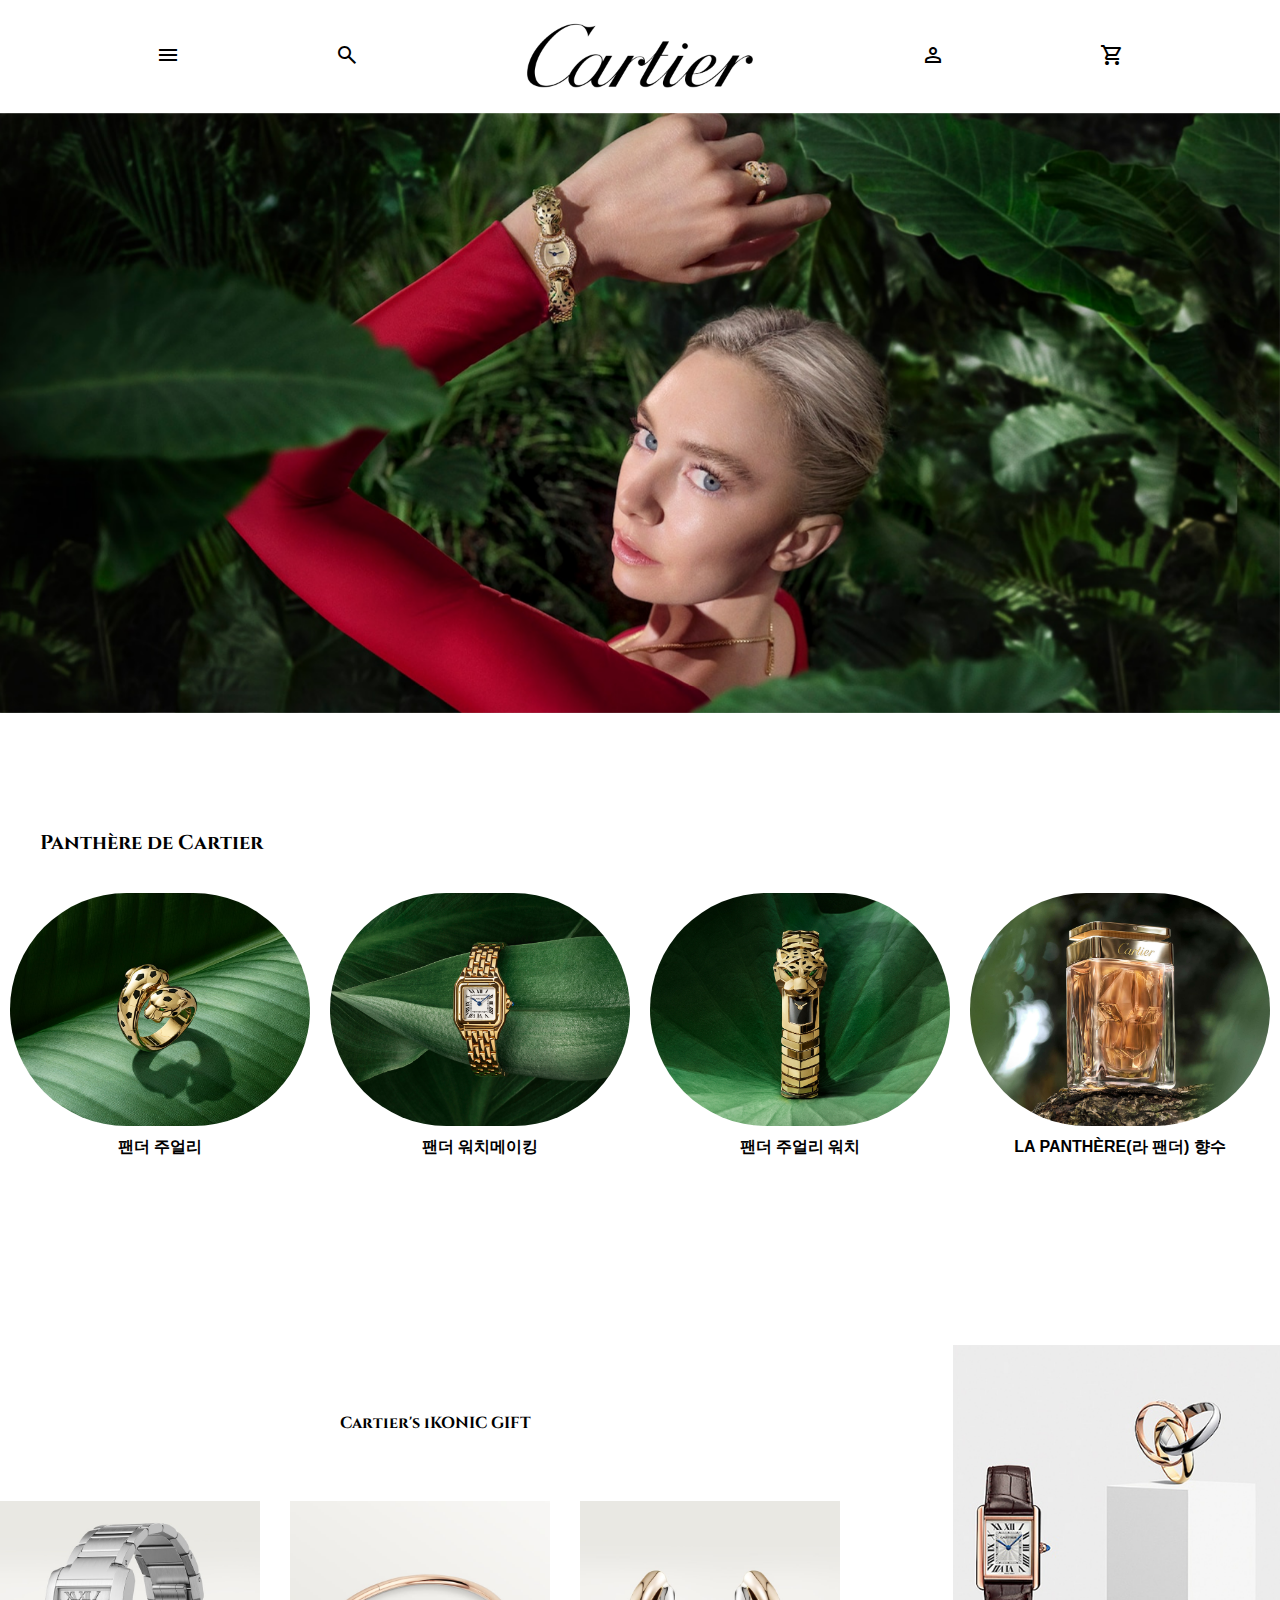
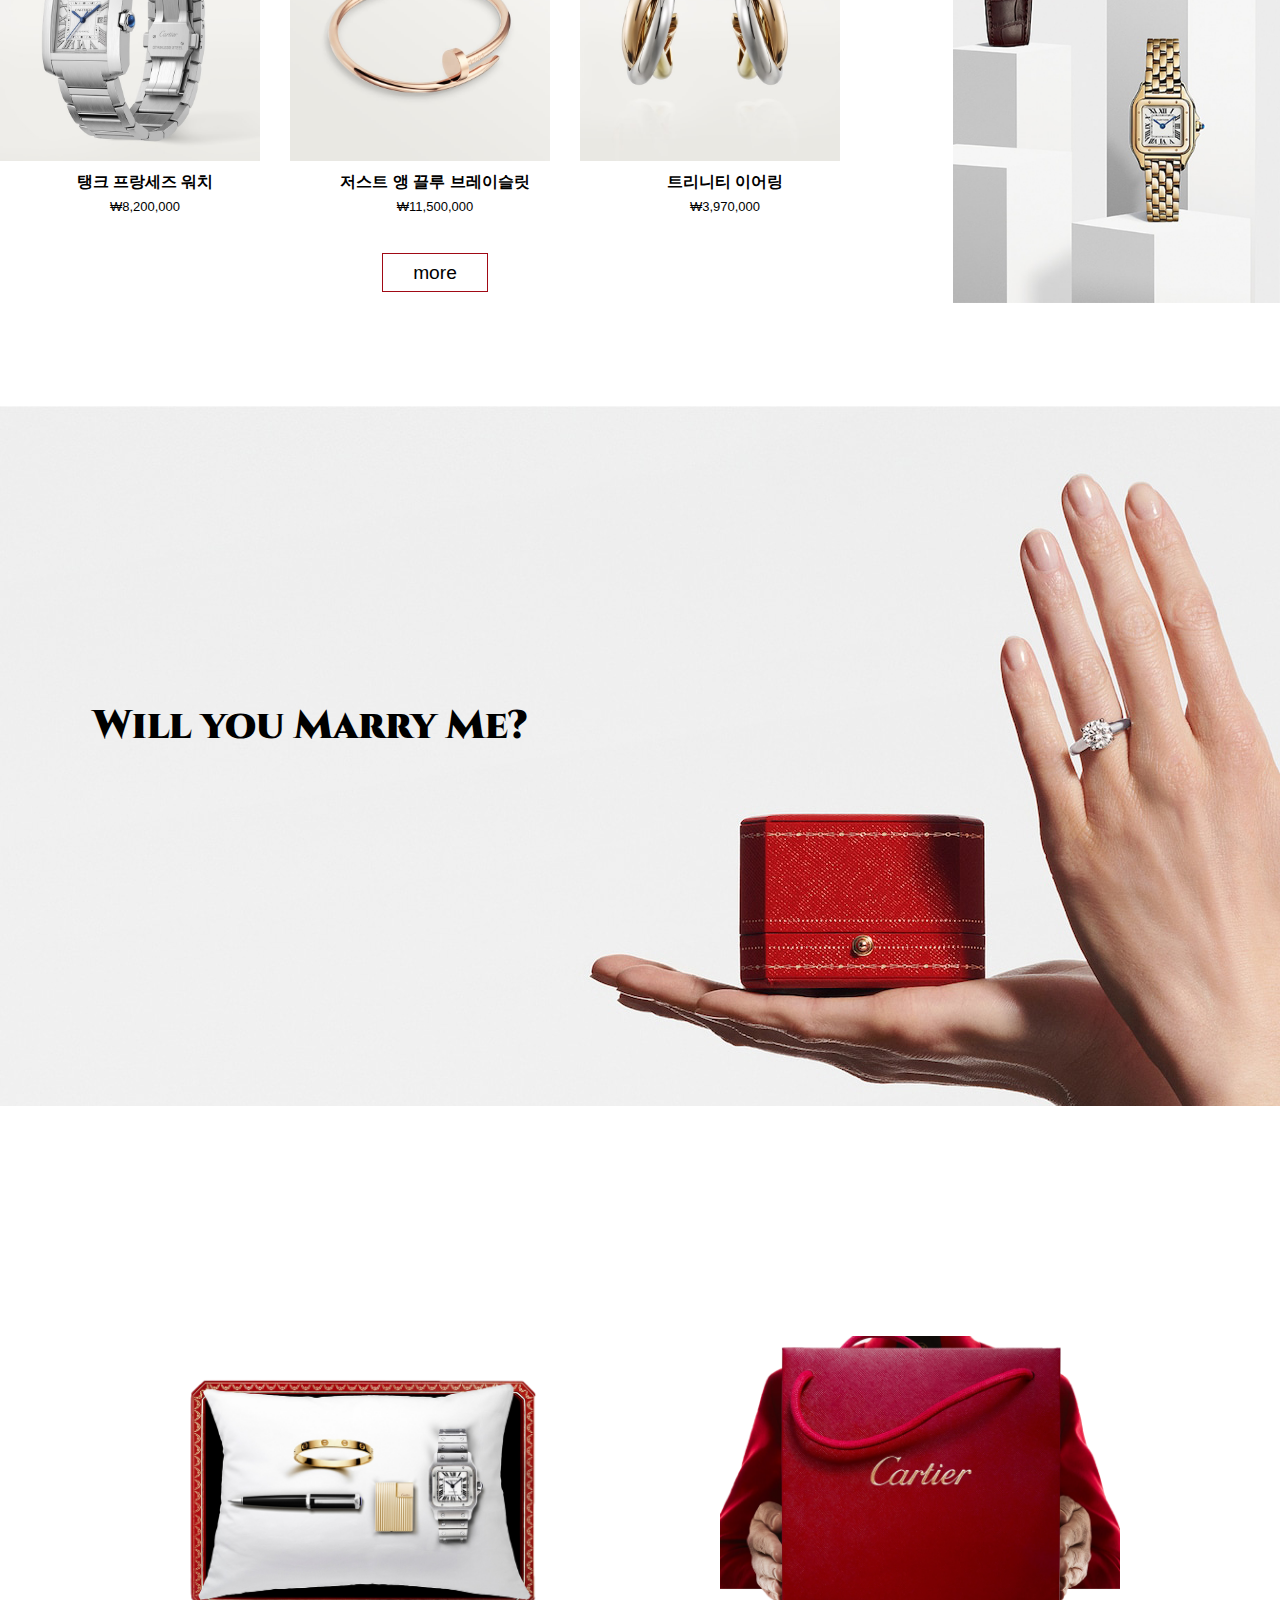
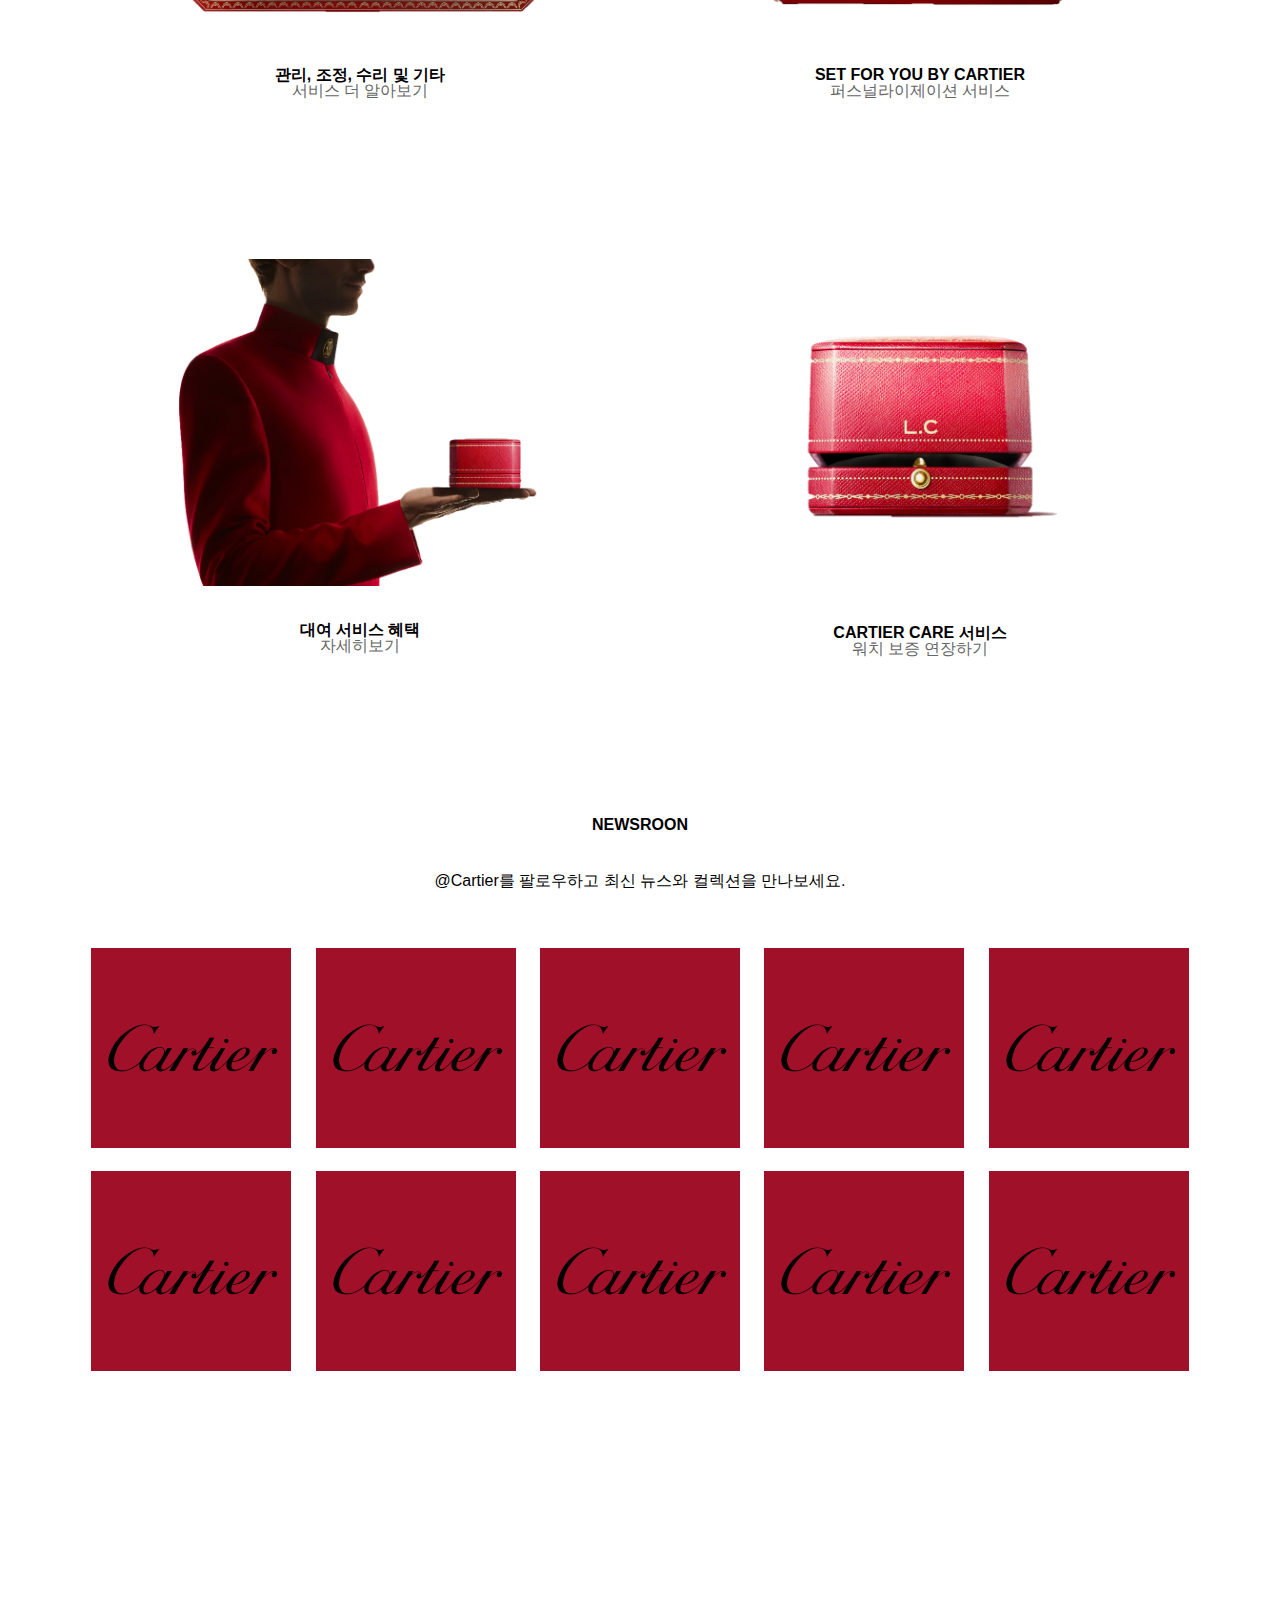
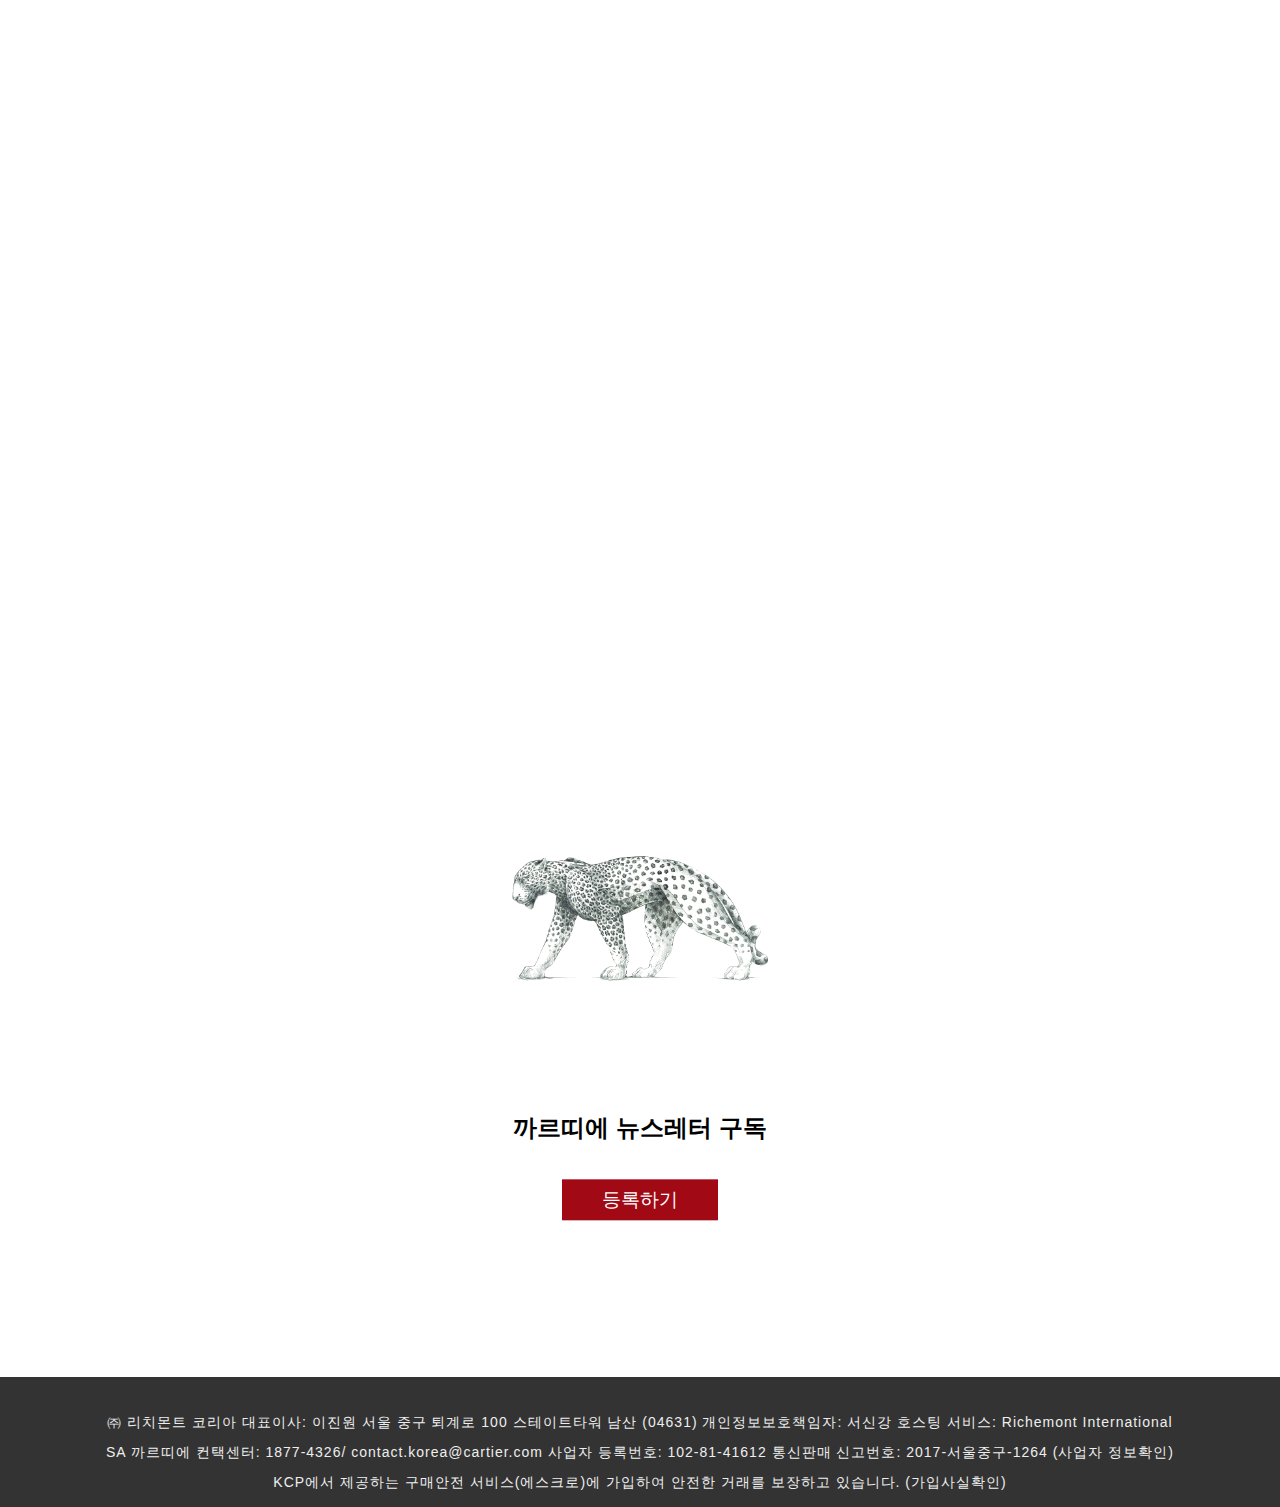
<file: index.html>
<!DOCTYPE html>
<html lang="ko">
<head>
  <meta charset="UTF-8">
  <meta name="viewport" content="width=device-width, initial-scale=1, minimum-scale=1, maximum-scale=1" />
  <title>Cartier</title>
  <link rel="stylesheet" href="css/reset.css">
  <link rel="stylesheet" href="css/style.css">

    <!-- 파비콘 -->
    <link rel="shortcut icon" href="img/apple-icon.png">
    <link rel="icon" type="image/png" sizes="96x96" href="/favicon-96x96.png">
    <link rel="apple-touch-icon" sizes="114x114" href="/apple-icon-114x114.png">
    <link rel="icon" type="image/png" sizes="192x192"  href="/android-icon-192x192.png">

    <!-- 아이콘 -->
    <link rel="stylesheet" href="https://fonts.googleapis.com/css2?family=Material+Symbols+Outlined:opsz,wght,FILL,GRAD@20..48,100..700,0..1,-50..200" />
    <!-- 폰트 -->
    <!-- Cinzel -->
    <link rel="preconnect" href="https://fonts.googleapis.com">
    <link rel="preconnect" href="https://fonts.gstatic.com" crossorigin>
    <link href="https://fonts.googleapis.com/css2?family=Cinzel:wght@400;500;600;700;800;900&display=swap" rel="stylesheet">

    <!-- swiper -->
    <link rel="stylesheet" href="https://cdn.jsdelivr.net/npm/swiper@10/swiper-bundle.min.css"/>
    <!-- ring swper -->
    <script src="https://cdn.jsdelivr.net/npm/swiper@10/swiper-bundle.min.js"></script>
</head>
<body>
  <header>
    <div class="header">
      <a href="#"><span class="material-symbols-outlined">menu</span></a>
      <a href="#"><span class="material-symbols-outlined">search</span></a>
      <h1 class="logo"><a href="index.html"><img src="img/logo.png" alt=""><span class="blind">logo</span></a></h1>
      <a href="#"><span class="material-symbols-outlined">person</span></a>
      <a href="#"><span class="material-symbols-outlined">shopping_cart</span></a>
    </div>
  </header>

  <div class="banner">
    <div class="swiper mySwiper-banner">
      <div class="swiper-wrapper">
        <div class="swiper-slide"><img src="img/banner1.jpg" alt=""></div>
        <div class="swiper-slide"><img src="img/banner2.jpg" alt=""></div>
        <div class="swiper-slide"><img src="img/banner3.jpg" alt=""></div>
    </div>  
  </div>
  <main>
    <div class="panthe">
      <h2>Panthère de Cartier</h2>
      <div class="plist">
        <a href="jewelry.html">
          <img src="img/main1.jpg" alt="">
          <p>팬더 주얼리</p>
        </a>
        <a href="watches.html">
          <img src="img/main2.jpg" alt="">
          <p>팬더 워치메이킹</p>
        </a>
        <a href="watches.html">
          <img src="img/main3.jpeg" alt="">
          <p>팬더 주얼리 워치</p>
        </a>
        <a href="perfume.html">
          <img src="img/main4.jpg" alt="">
          <p>LA PANTHÈRE(라 팬더) 향수 </p>
        </a>
      </div>
    </div>

    <div class="gift">
      <div class="gmain">
        <h2>Cartier's iKONIC GIFT</h2>
        <div class="glist">
          <div>
            <img src="img/gift1.jpeg" alt="" onmouseover="this.src='img/gift11.jpeg'" onmouseout="this.src='img/gift1.jpeg'">
            <h3>탱크 프랑세즈 워치 </h3>
            <p>&#8361;8,200,000</p>
          </div>
          <div>
            <img src="img/gift2.jpeg" alt="" onmouseover="this.src='img/gift22.jpeg'" onmouseout="this.src='img/gift2.jpeg'">
            <h3>저스트 앵 끌루 브레이슬릿</h3>
            <p>&#8361;11,500,000</p>
          </div>
          <div>
            <img src="img/gift3.jpeg" alt="" onmouseover="this.src='img/gift33.jpeg'" onmouseout="this.src='img/gift3.jpeg'">
            <h3>트리니티 이어링</h3>
            <p>&#8361;3,970,000</p>
          </div>
        </div>
        <div class="box">
          <a href="jewelry.html" class="more">more</a>
        </div>
      </div>
      <div class="sub">
        <img src="img/giftt.png" alt="">
      </div>
    </div>

    <div class="ring">
      <div class="text">
        <h2>Will you Marry Me?</h2>
      </div>
    </div>

    <div class="scroll">
      <div class="fir">
        <div class="ser1">
          <img src="img/ser1.png" alt="">
          <h2>관리, 조정, 수리 및 기타</h2>
          <a>서비스 더 알아보기</a>
        </div>
        <div class="ser2">
          <img src="img/ser2.png" alt="">
          <h2>SET FOR YOU BY CARTIER</h2>
          <a>퍼스널라이제이션 서비스</a>
        </div>
      </div>
      <div class="sed">
        <div class="ser3">
          <img src="img/ser3.png" alt="">
          <h2>대여 서비스 혜택</h2>
          <a>자세히보기</a>
        </div>
        <div class="ser4">
          <img src="img/ser4.png" alt="">
          <h2>CARTIER CARE 서비스</h2>
          <a>워치 보증 연장하기</a>
        </div>
      </div>
    </div>

    <div class="sns">
      <h2>NEWSROON</h2>
      <p>@Cartier를 팔로우하고 최신 뉴스와 컬렉션을 만나보세요.</p>

      <div class="sns-car">
        <div class="cara">
          <img src="img/sns.png" alt="">
          <img src="img/sns.png" alt="">
          <img src="img/sns.png" alt="">
          <img src="img/sns.png" alt="">
          <img src="img/sns.png" alt="">
        </div>
        <div class="carb">
          <img src="img/sns.png" alt="">
          <img src="img/sns.png" alt="">
          <img src="img/sns.png" alt="">
          <img src="img/sns.png" alt="">
          <img src="img/sns.png" alt="">
        </div>
      </div>
    </div>

    <div class="youtube">
      <iframe width="1250" height="700" src="https://www.youtube.com/embed/t3jQtbTpCRw" title="V: The Panther Spirit" frameborder="0" allow="accelerometer; autoplay; clipboard-write; encrypted-media; gyroscope; picture-in-picture; web-share" allowfullscreen></iframe>
    </div>

    <div class="news">
      <div class="new_wrap">
        <p><img src="img/panthereCartierImageTransparent.png" alt=""></p>
        <h1>까르띠에 뉴스레터 구독</h1>
        <a href="#" class="join">등록하기</a>
      </div>
  </div>
  </main>

  <footer>
    <p>㈜ 리치몬트 코리아 대표이사: 이진원 서울 중구 퇴계로 100 스테이트타워 남산 (04631) 개인정보보호책임자: 서신강 호스팅 서비스: Richemont International</p>
    <p>SA 까르띠에 컨택센터: 1877-4326/ contact.korea@cartier.com 사업자 등록번호: 102-81-41612 통신판매 신고번호: 2017-서울중구-1264 (사업자 정보확인)</p>
    <p>KCP에서 제공하는 구매안전 서비스(에스크로)에 가입하여 안전한 거래를 보장하고 있습니다. (가입사실확인)</p>
  </footer>

  <script src="js/script.js"></script>
  <!-- Swiper JS -->
  <script src="https://cdn.jsdelivr.net/npm/swiper@10/swiper-bundle.min.js"></script>
</body>
</html>
</file>
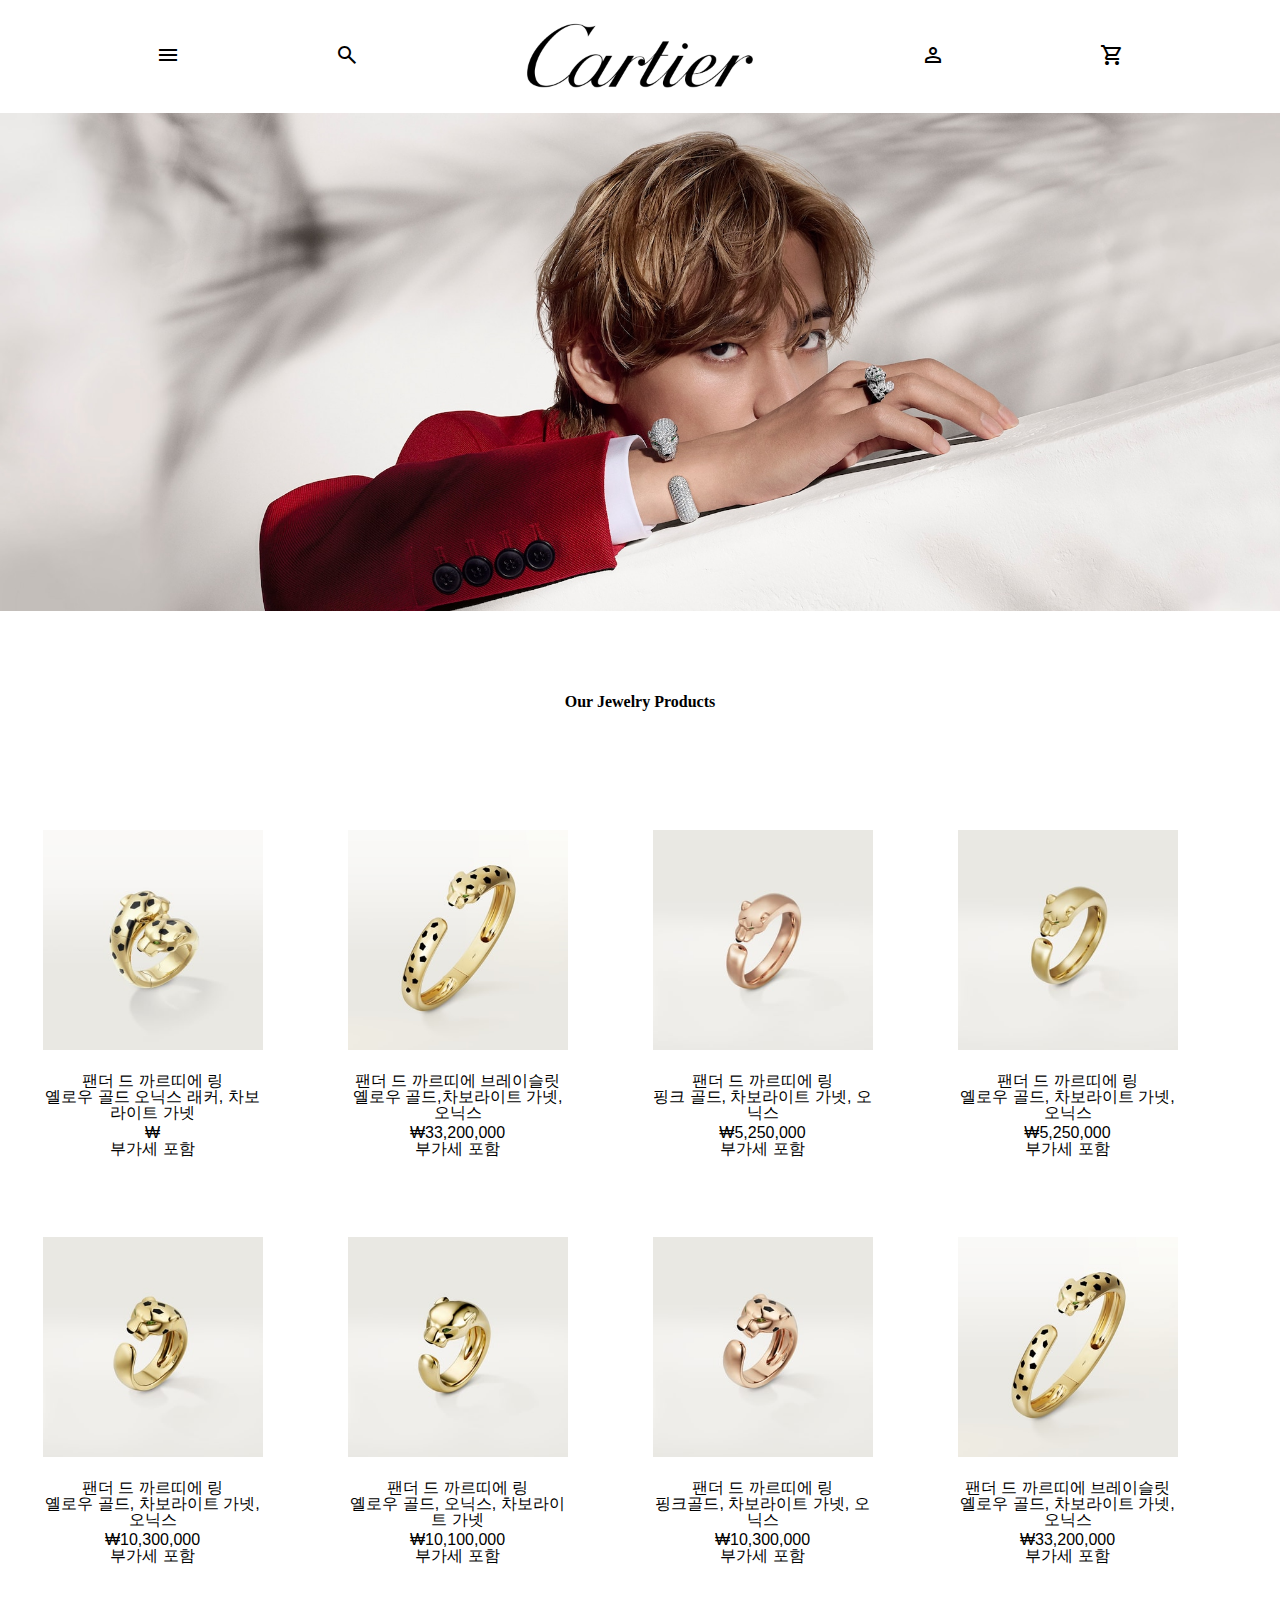
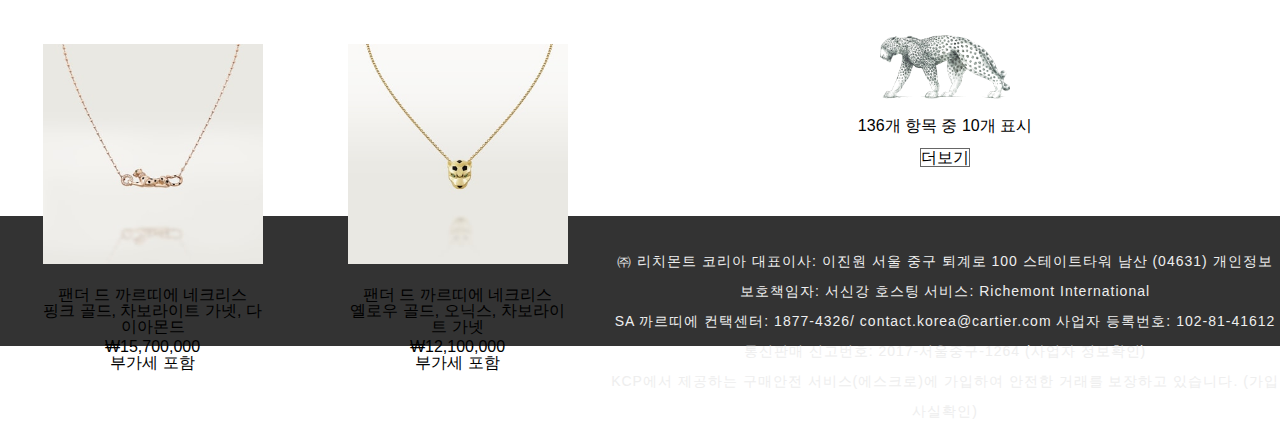
<file: jewelry.html>
<!DOCTYPE html>
<html lang="ko">
<head>
  <meta charset="UTF-8">
  <meta name="viewport" content="width=device-width, initial-scale=1.0">
  <title>jewelry</title>
  <link rel="stylesheet" href="css/reset.css">
  <link rel="stylesheet" href="css/style.css">

    <!-- 파비콘 -->
    <link rel="shortcut icon" href="img/apple-icon.png">
    <link rel="icon" type="image/png" sizes="96x96" href="/favicon-96x96.png">
    <link rel="apple-touch-icon" sizes="114x114" href="/apple-icon-114x114.png">
    <link rel="icon" type="image/png" sizes="192x192"  href="/android-icon-192x192.png">

    <!-- 아이콘 -->
    <link rel="stylesheet" href="https://fonts.googleapis.com/css2?family=Material+Symbols+Outlined:opsz,wght,FILL,GRAD@20..48,100..700,0..1,-50..200" />
</head>
<body>
  <header>
    <div class="header">
      <a href="#"><span class="material-symbols-outlined">menu</span></a>
      <a href="#"><span class="material-symbols-outlined">search</span></a>
      <h1 class="logo"><a href="index.html"><img src="img/logo.png" alt=""><span class="blind">logo</span></a></h1>
      <a href="#"><span class="material-symbols-outlined">person</span></a>
      <a href="#"><span class="material-symbols-outlined">shopping_cart</span></a>
    </div>
  </header>
  
  <main>
    <div class="banner">
      <img src="img/PANTHERE_MEN_1.jpg" alt="">
    </div>

    <div class="main_text">
      <h2>Our Jewelry Products</h2>
    </div>
    
    <div class="product-list">
      <a href="#" class="product">
        <img src="img/jw_1.jpeg" alt="" onmouseover="this.src='img/jwb_1.jpeg'" onmouseout="this.src='img/jw_1.jpeg'">
        <div class="product-name">
        <article>팬더 드 까르띠에 링</article>
        <h2>옐로우 골드 오닉스 래커, 차보라이트 가넷</h2>
        </div>
        <div class="product-price">
          <span>&#8361;</span><br>
          <span>부가세 포함</span>
        </div>
      </a>
      <a href="#" class="product">
        <img src="img/jw_2.jpeg" alt="" onmouseover="this.src='img/jwb_2.jpeg'" onmouseout="this.src='img/jw_2.jpeg'">
        <div class="product-name">
          <article>팬더 드 까르띠에 브레이슬릿</article>
          <h2>옐로우 골드,차보라이트 가넷, 오닉스</h2>
        </div>
        <div class="product-price">
          <span>&#8361;33,200,000</span><br>
          <span>부가세 포함</span>
        </div>
      </a>
      <a href="#" class="product">
        <img src="img/jw_3.jpeg" alt="" onmouseover="this.src='img/jwb_3.jpeg'" onmouseout="this.src='img/jw_3.jpeg'">
        <div class="product-name">
          <article>팬더 드 까르띠에 링</article>
          <h2>핑크 골드, 차보라이트 가넷, 오닉스</h2>
        </div>
        <div class="product-price">
          <span>&#8361;5,250,000</span><br>
          <span>부가세 포함</span>
        </div>
      </a>
      <a href="#" class="product">
        <img src="img/jw_4.jpeg" alt="" onmouseover="this.src='img/jwb_4.jpeg'" onmouseout="this.src='img/jw_4.jpeg'">
        <div class="product-name">
          <article>팬더 드 까르띠에 링</article>
          <h2>옐로우 골드, 차보라이트 가넷, 오닉스</h2>
        </div>
        <div class="product-price">
          <span>&#8361;5,250,000</span><br>
          <span>부가세 포함</span>
        </div>
      </a>
      <a href="#" class="product">
        <img src="img/jw_5.jpeg" alt="" onmouseover="this.src='img/jwb_5.jpeg'" onmouseout="this.src='img/jw_5.jpeg'">
        <div class="product-name">
          <article>팬더 드 까르띠에 링</article>
          <h2>옐로우 골드, 차보라이트 가넷, 오닉스</h2>
        </div>
        <div class="product-price">
          <span>&#8361;10,300,000</span><br>
          <span>부가세 포함</span>
        </div>
      </a>
      <a href="#" class="product">
        <img src="img/jw_6.jpeg" alt="" onmouseover="this.src='img/jwb_6.jpeg'" onmouseout="this.src='img/jw_6.jpeg'">
        <div class="product-name">
          <article>팬더 드 까르띠에 링</article>
          <h2>옐로우 골드, 오닉스, 차보라이트 가넷</h2>
        </div>
        <div class="product-price">
          <span>&#8361;10,100,000</span><br>
          <span>부가세 포함</span>
        </div>
      </a>
      <a href="#" class="product">
        <img src="img/jw_7.jpeg" alt="" onmouseover="this.src='img/jwb_7.jpeg'" onmouseout="this.src='img/jw_7.jpeg'">
        <div class="product-name">
          <article>팬더 드 까르띠에 링</article>
          <h2>핑크골드, 차보라이트 가넷, 오닉스</h2>
        </div>
        <div class="product-price">
          <span>&#8361;10,300,000</span><br>
          <span>부가세 포함</span>
        </div>
      </a>
      <a href="#" class="product">
        <img src="img/jw_8.jpeg" alt="" onmouseover="this.src='img/jwb_8.jpeg'" onmouseout="this.src='img/jw_8.jpeg'">
        <div class="product-name">
          <article>팬더 드 까르띠에 브레이슬릿</article>
          <h2>옐로우 골드, 차보라이트 가넷, 오닉스</h2>
        </div>
        <div class="product-price">
          <span>&#8361;33,200,000</span><br>
          <span>부가세 포함</span>
        </div>
      </a>
      <a href="#" class="product">
        <img src="img/jw_9.jpeg" alt="" onmouseover="this.src='img/jwb_9.jpeg'" onmouseout="this.src='img/jw_9.jpeg'">
        <div class="product-name">
          <article>팬더 드 까르띠에 네크리스</article>
          <h2>핑크 골드, 차보라이트 가넷, 다이아몬드</h2>
        </div>
        <div class="product-price">
          <span>&#8361;15,700,000</span><br>
          <span>부가세 포함</span>
        </div>
      </a>
      <a href="#" class="product">
        <img src="img/jw_10.jpeg" alt="" onmouseover="this.src='img/jwb_10.jpeg'" onmouseout="this.src='img/jw_10.jpeg'">
        <div class="product-name">
          <article>팬더 드 까르띠에 네크리스</article>
          <h2>옐로우 골드, 오닉스, 차보라이트 가넷</h2>
        </div>
        <div class="product-price">
          <span>&#8361;12,100,000</span><br>
          <span>부가세 포함</span>
        </div>
      </a>
    </div>
  </main>

  <div class="jew_serch">
    <img src="img/panthereCartierImageTransparent.png" alt="">
    <p>136개 항목 중 10개 표시</p><br>
    <span>더보기</span>
  </div>

  <footer>
    <p>㈜ 리치몬트 코리아 대표이사: 이진원 서울 중구 퇴계로 100 스테이트타워 남산 (04631) 개인정보보호책임자: 서신강 호스팅 서비스: Richemont International</p>
    <p>SA 까르띠에 컨택센터: 1877-4326/ contact.korea@cartier.com 사업자 등록번호: 102-81-41612 통신판매 신고번호: 2017-서울중구-1264 (사업자 정보확인)</p>
    <p>KCP에서 제공하는 구매안전 서비스(에스크로)에 가입하여 안전한 거래를 보장하고 있습니다. (가입사실확인)</p>
  </footer>
</body>
</html>
</file>
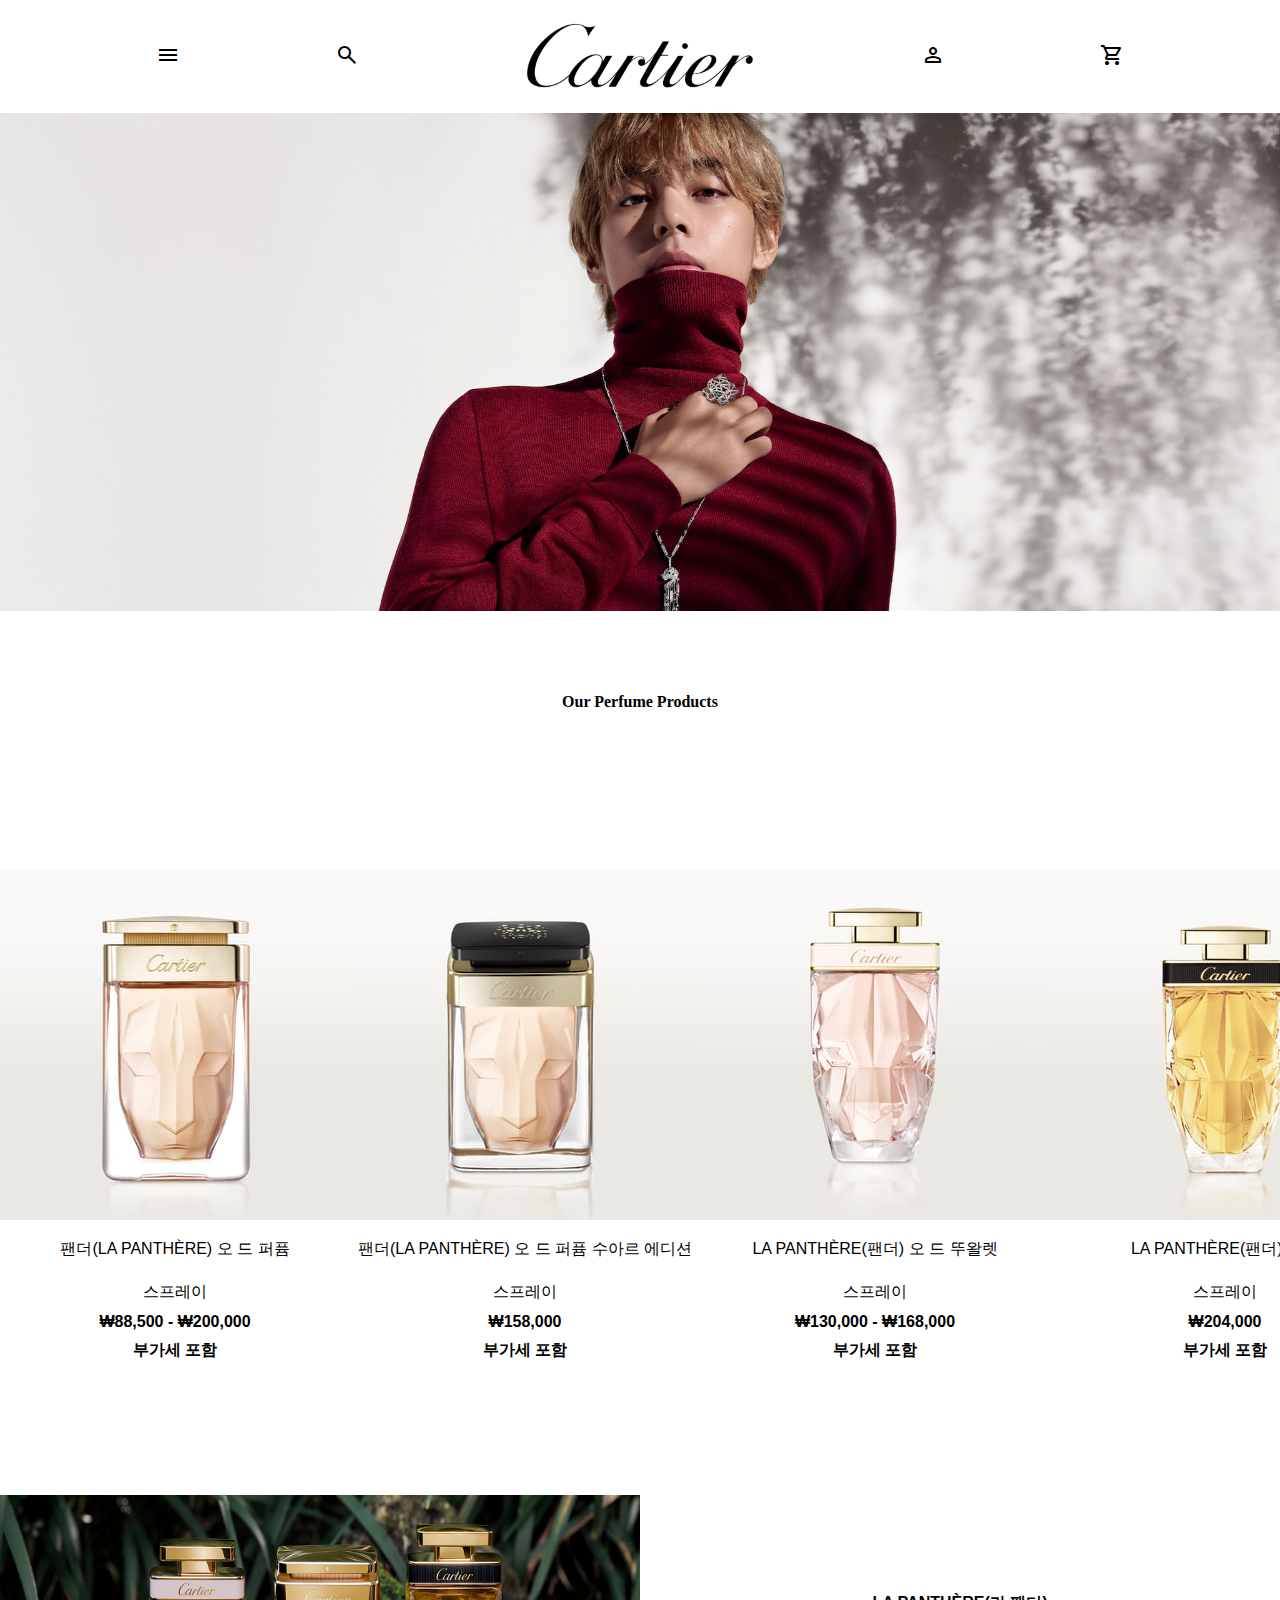
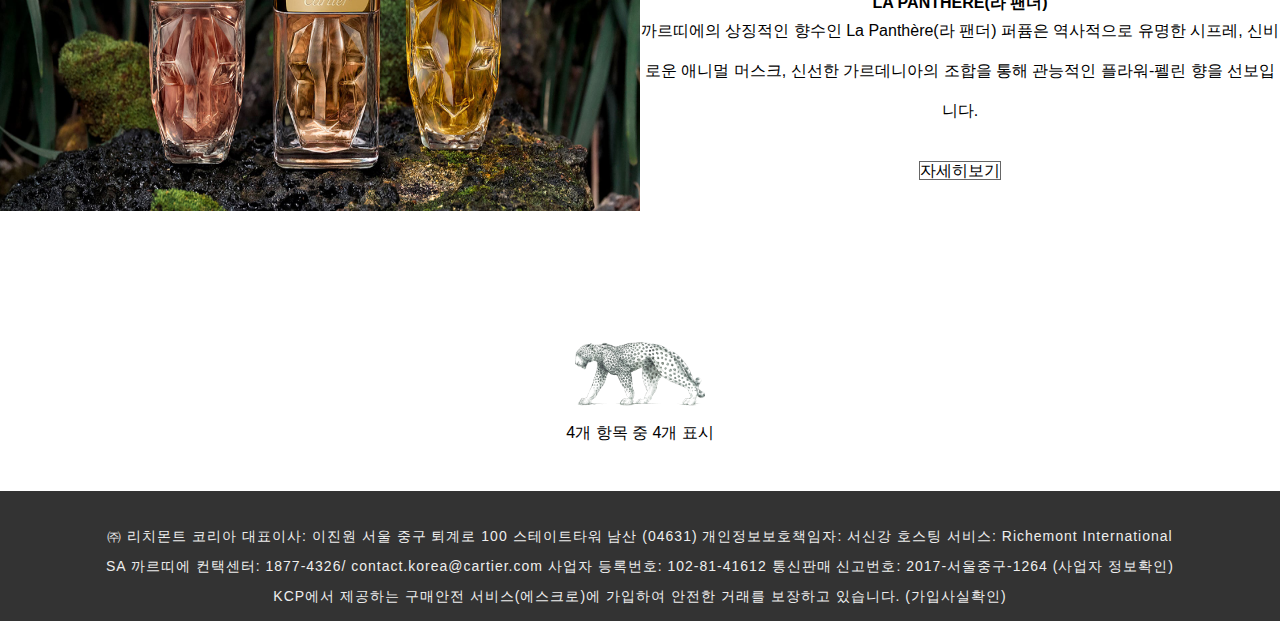
<file: perfume.html>
<!DOCTYPE html>
<html lang="ko">
<head>
  <meta charset="UTF-8">
  <meta name="viewport" content="width=device-width, initial-scale=1.0">
  <title>perfume</title>
  <link rel="stylesheet" href="css/reset.css">
  <link rel="stylesheet" href="css/style.css">

    <!-- 파비콘 -->
    <link rel="shortcut icon" href="img/apple-icon.png">
    <link rel="icon" type="image/png" sizes="96x96" href="/favicon-96x96.png">
    <link rel="apple-touch-icon" sizes="114x114" href="/apple-icon-114x114.png">
    <link rel="icon" type="image/png" sizes="192x192"  href="/android-icon-192x192.png">

    <!-- 아이콘 -->
    <link rel="stylesheet" href="https://fonts.googleapis.com/css2?family=Material+Symbols+Outlined:opsz,wght,FILL,GRAD@20..48,100..700,0..1,-50..200" />
</head>
<body>
  <header>
    <div class="header">
      <a href="#"><span class="material-symbols-outlined">menu</span></a>
      <a href="#"><span class="material-symbols-outlined">search</span></a>
      <h1 class="logo"><a href="index.html"><img src="img/logo.png" alt=""><span class="blind">logo</span></a></h1>
      <a href="#"><span class="material-symbols-outlined">person</span></a>
      <a href="#"><span class="material-symbols-outlined">shopping_cart</span></a>
    </div>
  </header>

  <main>
    <div class="banner">
      <img src="img/PANTHERE_MEN_4.jpg" alt="">
    </div>

    
    <div class="main_text">
      <h2>Our Perfume Products</h2>
    </div>
    

    <div class="per_list">
      <div>
        <div class="per1_inner"></div>
        <img src="img/per_1.jpeg" alt="" onmouseover="this.src='img/perb_1.jpeg'" onmouseout="this.src='img/per_1.jpeg'">
        <h2>팬더(LA PANTHÈRE) 오 드 퍼퓸</h2>
        <p>스프레이</p>
        <span>&#8361;88,500 - &#8361;200,000</span><br>
        <span>부가세 포함</span>
      </div>
      <div>
        <img src="img/per_2.jpeg" alt="" onmouseover="this.src='img/perb_2.jpeg'" onmouseout="this.src='img/per_2.jpeg'">        <h2>팬더(LA PANTHÈRE) 오 드 퍼퓸 수아르 에디션</h2>
        <p>스프레이</p>
        <span>&#8361;158,000</span><br>
        <span>부가세 포함</span>
      </div>
      <div>
        <img src="img/per_3.jpeg" alt="" onmouseover="this.src='img/perb_3.jpeg'" onmouseout="this.src='img/per_3.jpeg'">        <h2>LA PANTHÈRE(팬더) 오 드 뚜왈렛</h2>
        <p>스프레이</p>
        <span>&#8361;130,000 - &#8361;168,000</span><br>
        <span>부가세 포함</span>
      </div>
      <div>
        <img src="img/per_4.jpeg" alt="" onmouseover="this.src='img/perb_4.jpeg'" onmouseout="this.src='img/per_4.jpeg'">        <h2>LA PANTHÈRE(팬더) 퍼퓸</h2>
        <p>스프레이</p>
        <span>&#8361;204,000</span><br>
        <span>부가세 포함</span>
      </div>
    </div>

    <div class="per_text">
      <img src="img/perheader_1920x800.jpg" alt="">
      
      <div class="per_inner">
        <h2>LA PANTHÈRE(라 팬더)</h2>
        <p>까르띠에의 상징적인 향수인 La Panthère(라 팬더) 퍼퓸은 역사적으로 유명한 시프레, 신비로운 애니멀 머스크, 신선한 가르데니아의 조합을 통해 관능적인 플라워-펠린 향을 선보입니다.</p>
        <a href="perfume.html"><span>자세히보기</span></a>
      </div>
    </div>
  </main>

  <div class="jew_serch">
    <img src="img/panthereCartierImageTransparent.png" alt="">
    <p>4개 항목 중 4개 표시</p>
  </div>

  <footer>
    <p>㈜ 리치몬트 코리아 대표이사: 이진원 서울 중구 퇴계로 100 스테이트타워 남산 (04631) 개인정보보호책임자: 서신강 호스팅 서비스: Richemont International</p>
    <p>SA 까르띠에 컨택센터: 1877-4326/ contact.korea@cartier.com 사업자 등록번호: 102-81-41612 통신판매 신고번호: 2017-서울중구-1264 (사업자 정보확인)</p>
    <p>KCP에서 제공하는 구매안전 서비스(에스크로)에 가입하여 안전한 거래를 보장하고 있습니다. (가입사실확인)</p>
  </footer>
</body>
</html>
</file>
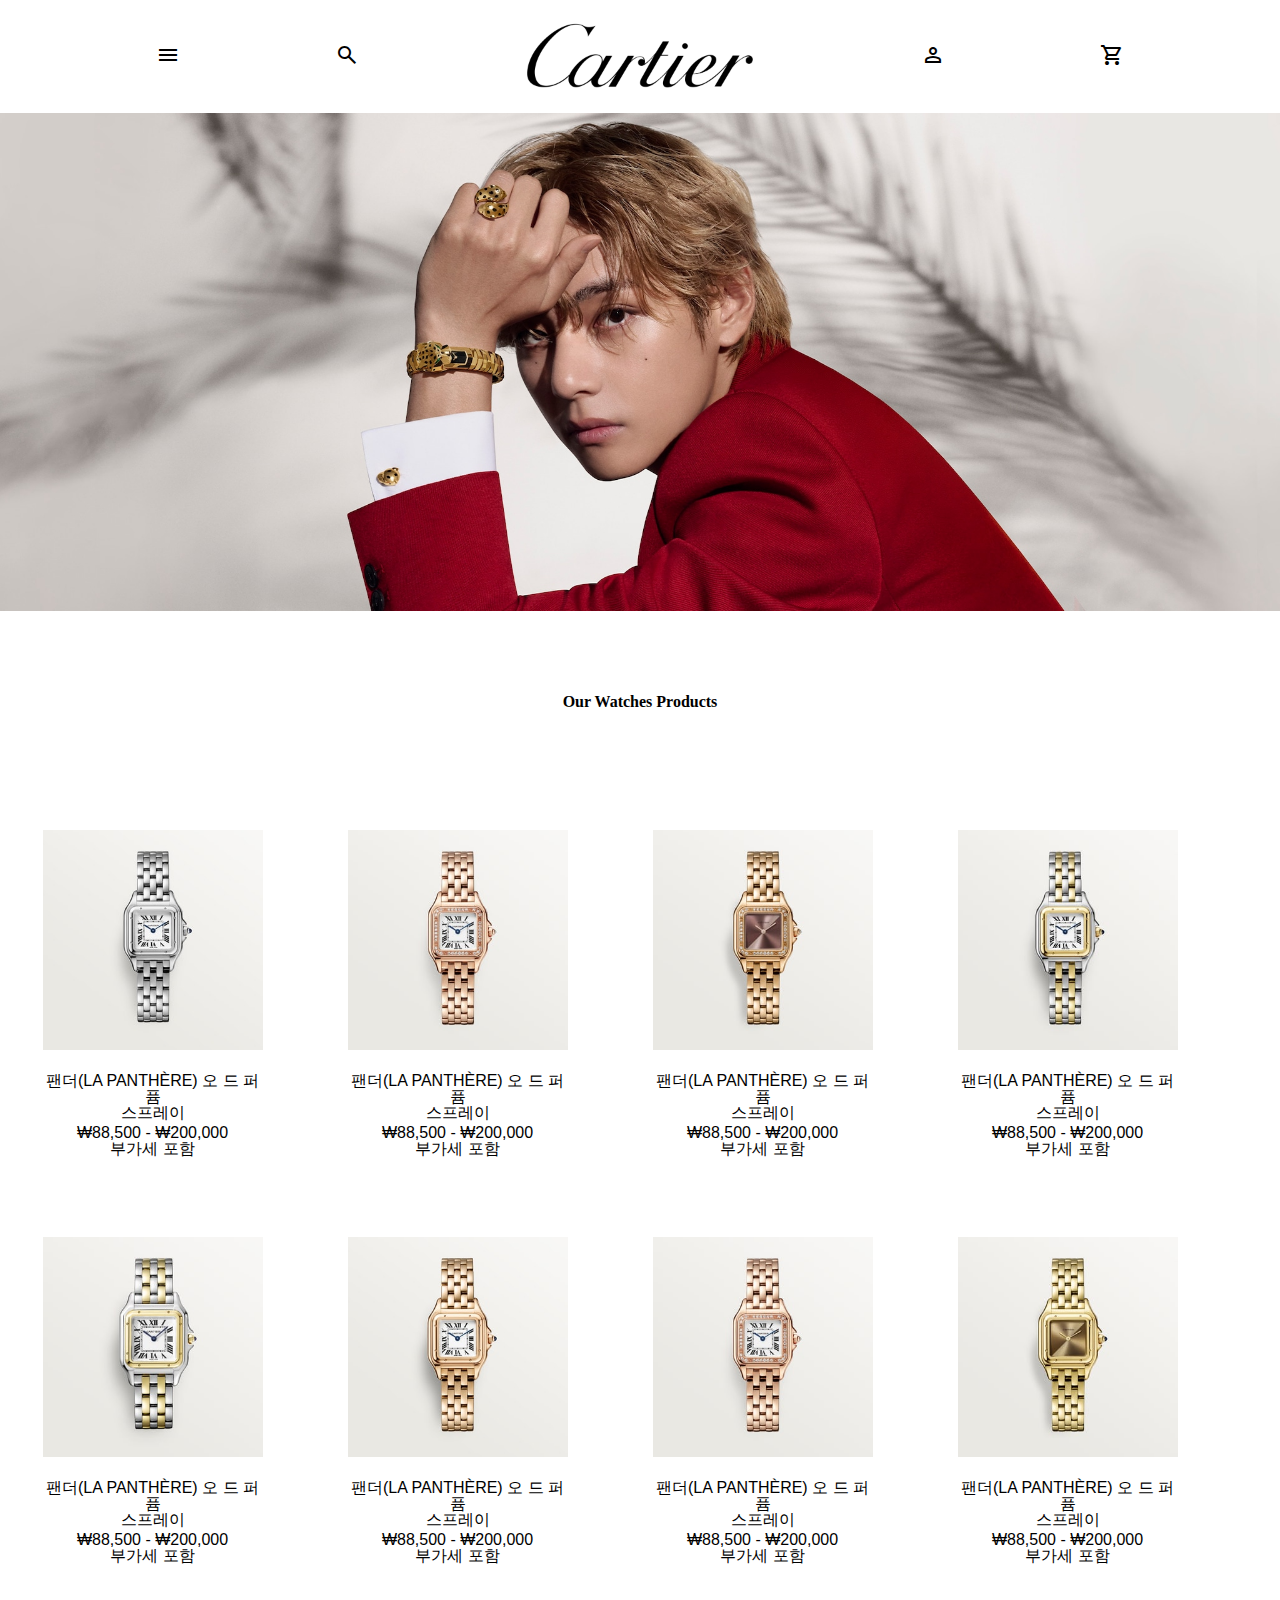
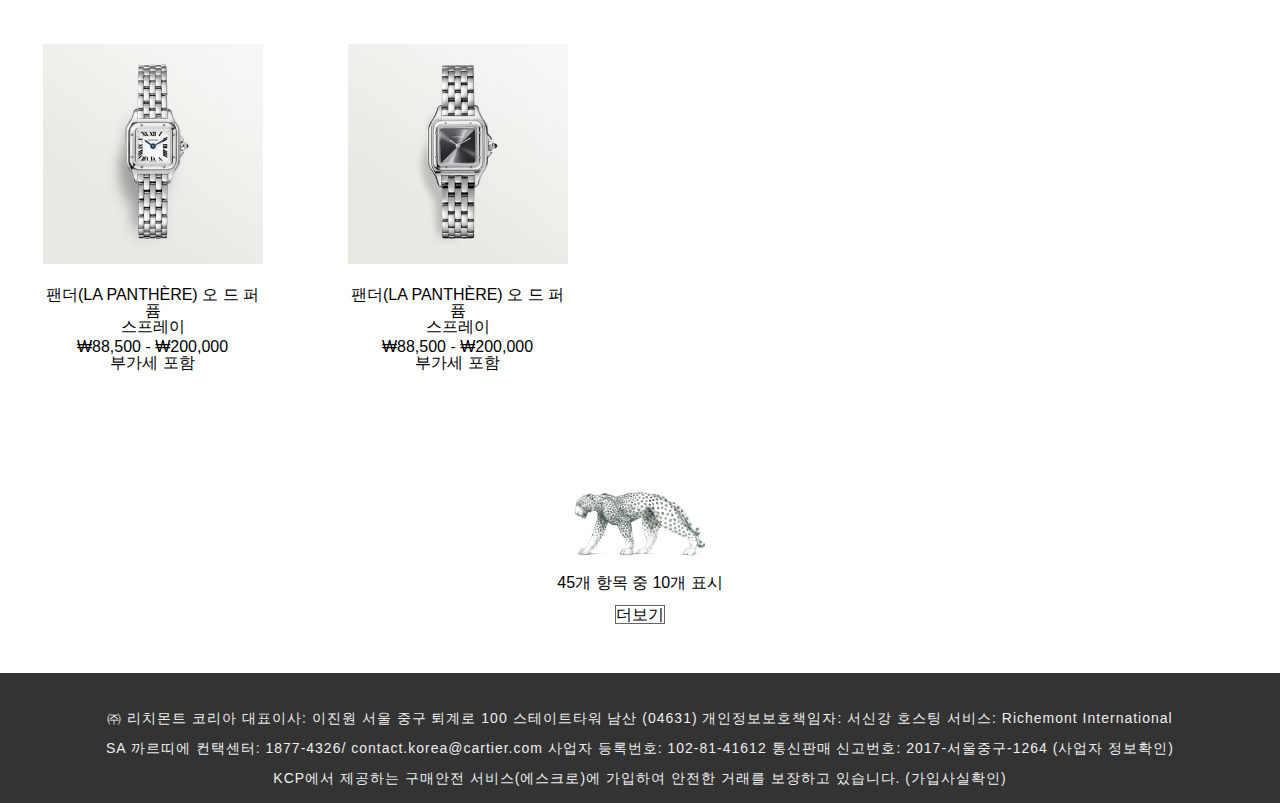
<file: watches.html>
<!DOCTYPE html>
<html lang="ko">
<head>
  <meta charset="UTF-8">
  <meta name="viewport" content="width=device-width, initial-scale=1.0">
  <title>watches</title>
  <link rel="stylesheet" href="css/reset.css">
  <link rel="stylesheet" href="css/style.css">

    <!-- 파비콘 -->
    <link rel="shortcut icon" href="img/apple-icon.png">
    <link rel="icon" type="image/png" sizes="96x96" href="/favicon-96x96.png">
    <link rel="apple-touch-icon" sizes="114x114" href="/apple-icon-114x114.png">
    <link rel="icon" type="image/png" sizes="192x192"  href="/android-icon-192x192.png">

    <!-- 아이콘 -->
    <link rel="stylesheet" href="https://fonts.googleapis.com/css2?family=Material+Symbols+Outlined:opsz,wght,FILL,GRAD@20..48,100..700,0..1,-50..200" />
</head>
<body>
  <header>
    <div class="header">
      <a href="#"><span class="material-symbols-outlined">menu</span></a>
      <a href="#"><span class="material-symbols-outlined">search</span></a>
      <h1 class="logo"><a href="index.html"><img src="img/logo.png" alt=""><span class="blind">logo</span></a></h1>
      <a href="#"><span class="material-symbols-outlined">person</span></a>
      <a href="#"><span class="material-symbols-outlined">shopping_cart</span></a>
    </div>
  </header>
    
  <main>
    <div class="banner">
      <img src="img/PANTHERE_MEN_3.jpg" alt="">
    </div>

    
    <div class="main_text">
      <h2>Our Watches Products</h2>
    </div>
    
    <div class="product-list">
      <a href="#" class="product">
        <img src="img/we_1.jpeg" alt="" onmouseover="this.src='img/web_1.jpeg'" onmouseout="this.src='img/we_1.jpeg'">
        <div class="product-name">
          <h2>팬더(LA PANTHÈRE) 오 드 퍼퓸</h2>
          <p>스프레이</p>
        </div>
        <div class="product-price">
          <span>&#8361;88,500 - &#8361;200,000</span><br>
          <span>부가세 포함</span>
        </div>
      </a>

      <a href="#" class="product">
        <img src="img/we_2.jpeg" alt="" onmouseover="this.src='img/web_2.jpeg'" onmouseout="this.src='img/we_2.jpeg'">
        <div class="product-name">
          <h2>팬더(LA PANTHÈRE) 오 드 퍼퓸</h2>
          <p>스프레이</p>
        </div>
        <div class="product-price">
          <span>&#8361;88,500 - &#8361;200,000</span><br>
          <span>부가세 포함</span>
        </div>
      </a>

      <a href="#" class="product">
        <img src="img/we_3.jpeg" alt="" onmouseover="this.src='img/web_3.jpeg'" onmouseout="this.src='img/we_3.jpeg'">
        <div class="product-name">
          <h2>팬더(LA PANTHÈRE) 오 드 퍼퓸</h2>
          <p>스프레이</p>
        </div>
        <div class="product-price">
          <span>&#8361;88,500 - &#8361;200,000</span><br>
          <span>부가세 포함</span>
        </div>
      </a>
      <a href="#" class="product">
        <img src="img/we_4.jpeg" alt="" onmouseover="this.src='img/web_4.jpeg'" onmouseout="this.src='img/we_4.jpeg'">
        <div class="product-name">
          <h2>팬더(LA PANTHÈRE) 오 드 퍼퓸</h2>
          <p>스프레이</p>
        </div>
        <div class="product-price">
          <span>&#8361;88,500 - &#8361;200,000</span><br>
          <span>부가세 포함</span>
        </div>
      </a>
      <a href="#" class="product">
        <img src="img/we_5.jpeg" alt="" onmouseover="this.src='img/web_5.jpeg'" onmouseout="this.src='img/we_5.jpeg'">
        <div class="product-name">
          <h2>팬더(LA PANTHÈRE) 오 드 퍼퓸</h2>
          <p>스프레이</p>
        </div>
        <div class="product-price">
          <span>&#8361;88,500 - &#8361;200,000</span><br>
          <span>부가세 포함</span>
        </div>
      </a>
      <a href="#" class="product">
        <img src="img/we_6.jpeg" alt="" onmouseover="this.src='img/web_6.jpeg'" onmouseout="this.src='img/we_6.jpeg'">
        <div class="product-name">
          <h2>팬더(LA PANTHÈRE) 오 드 퍼퓸</h2>
          <p>스프레이</p>
        </div>
        <div class="product-price">
          <span>&#8361;88,500 - &#8361;200,000</span><br>
          <span>부가세 포함</span>
        </div>
      </a>
      <a href="#" class="product">
        <img src="img/we_7.jpeg" alt="" onmouseover="this.src='img/web_7.jpeg'" onmouseout="this.src='img/we_7.jpeg'">
        <div class="product-name">
          <h2>팬더(LA PANTHÈRE) 오 드 퍼퓸</h2>
          <p>스프레이</p>
        </div>
        <div class="product-price">
          <span>&#8361;88,500 - &#8361;200,000</span><br>
          <span>부가세 포함</span>
        </div>
      </a>
      <a href="#" class="product">
        <img src="img/we_8.jpeg" alt="" onmouseover="this.src='img/web_8.jpeg'" onmouseout="this.src='img/we_8.jpeg'">
        <div class="product-name">
          <h2>팬더(LA PANTHÈRE) 오 드 퍼퓸</h2>
          <p>스프레이</p>
        </div>
        <div class="product-price">
          <span>&#8361;88,500 - &#8361;200,000</span><br>
          <span>부가세 포함</span>
        </div>
      </a>
      <a href="#" class="product">
        <img src="img/we_9.jpeg" alt="" onmouseover="this.src='img/web_9.jpeg'" onmouseout="this.src='img/we_9.jpeg'">
        <div class="product-name">
          <h2>팬더(LA PANTHÈRE) 오 드 퍼퓸</h2>
          <p>스프레이</p>
        </div>
        <div class="product-price">
          <span>&#8361;88,500 - &#8361;200,000</span><br>
          <span>부가세 포함</span>
        </div>
      </a>
      <a href="#" class="product">
        <img src="img/we_10.jpeg" alt="" onmouseover="this.src='img/web_10.jpeg'" onmouseout="this.src='img/we_10.jpeg'">
        <div class="product-name">
          <h2>팬더(LA PANTHÈRE) 오 드 퍼퓸</h2>
          <p>스프레이</p>
        </div>
        <div class="product-price">
          <span>&#8361;88,500 - &#8361;200,000</span><br>
          <span>부가세 포함</span>
        </div>
      </a>
    </div>


    <div class="we_serch">
      <img src="img/panthereCartierImageTransparent.png" alt="">
      <p>45개 항목 중 10개 표시</p><br>
      <span>더보기</span>
    </div>
  </main>

  <footer>
    <p>㈜ 리치몬트 코리아 대표이사: 이진원 서울 중구 퇴계로 100 스테이트타워 남산 (04631) 개인정보보호책임자: 서신강 호스팅 서비스: Richemont International</p>
    <p>SA 까르띠에 컨택센터: 1877-4326/ contact.korea@cartier.com 사업자 등록번호: 102-81-41612 통신판매 신고번호: 2017-서울중구-1264 (사업자 정보확인)</p>
    <p>KCP에서 제공하는 구매안전 서비스(에스크로)에 가입하여 안전한 거래를 보장하고 있습니다. (가입사실확인)</p>
  </footer>
</body>
</html>
</file>
<file: css/style.css>
/* font
font-family: 'Cinzel', serif;*/

.blind {position: absolute; width: 1px; height: 1px; clip: rect(0 0 0 0); overflow: hidden;}
.banner img{width: 100%;}
.main_text h2{text-align: center; justify-content: center; padding: 80px 0; font-family: 'Cinzel', serif; font-size: 900; font-weight: bold;}

/* --------------index-------------------- */
/* header */
.header{display: flex; justify-content: space-evenly; align-items: center; padding: 20px 0; cursor: pointer;}
.logo img{width: 250px;}

/* banner */
.banner .swiper {width: 100%; height: 600px;}
.banner .swiper-slide {text-align: center; font-size: 18px; background: #fff; display: flex; justify-content: center; align-items: center;}
.banner .swiper-slide img {display: block; width: 100%; height: 100%; object-fit: cover;}

/* main */
/* panthe */
.panthe{padding: 80px 0;}
.panthe h2{padding: 40px; font-weight: bold; font-size: 20px; font-family: 'Cinzel', serif;}
.plist{display: flex; justify-content: space-around; margin: 0 auto; text-align: center;}
.plist img{width: 300px; border-radius: 200px; }
.plist p{padding: 10px; font-weight: bold;}

/* gift */
.gift{width: 100vw; margin: 0 auto; display: flex; padding: 100px 0;}
.gmain{padding-top: 70px; text-align: center;}
.gmain h2{font-weight: bold; text-align: center; font-family: 'Cinzel', serif; font-size: 900;}
.glist{display: flex; justify-content: space-between;padding-top: 70px; text-align: center;}
.glist h3{padding-top: 10px; font-weight:600;}
.glist p{padding-top: 10px; font-size: 13px;}
.glist img{width: 260px; padding-right: 30px; position: relative;}

.box{padding-top: 50px; }
.more{background: #fff; color: #000; border: 1px solid #A10915;padding: 8px 30px; font-size: 1.2rem; }
.more:hover {background: #A10915;  color: #fff; transition: all 0.3s; font-weight: 500;}
.sub{padding-left: 30px; right: 0;}
.sub img{ width: 580px; right: -53px; position: relative;}

/* ring */
.ring{width: 100%; height: 700px; background-image: url("../img/ringg.jpg");}
.ring h2{font-weight: 900; font-family: 'Cinzel', serif; text-align: center; font-size: 40px; position: relative; top: 300px; left: -330px;}

/* scroll */
.scroll {
/*Set a css background */ background:url(../img/serbg.jpg) fixed 100vw;
/*Dont mind the rest*/ width:100vw; line-height:300px; margin:0 auto; margin-top:150px; text-align:center; color:#000; }
.scroll h2{text-align: center; font-weight: bold; font-size: 16px;}
.scroll a {text-align:center; color:#666; -webkit-transition: opacit .5s; transition: opacity .5s;}
.scroll a:hover {-webkit-transition: opacity .5s;transition:opacity .5s; opacity:.5;}

.fir{display: flex; justify-content: space-around; padding: 80px;}
.fir img{width: 400px;}
.sed{display: flex; justify-content: space-around; padding: 80px;}
.sed img{width: 400px; padding-bottom: 33px;}
.ser4 img{height: 330px; padding-bottom: -15px;}

/* sns */
.sns{width: 100%; padding: 80px 0; margin: 0 auto;}
.sns h2{text-align: center; font-weight: bold;}
.sns p{text-align: center; line-height: 95px;}

.sns .sns-car{padding: 10px;}
.sns img{width: 200px; padding: 10px;}
.cara{text-align: center;}
.carb{text-align: center;}

/* youtube */
.youtube{text-align: center;}

/* news */
.news {background-size: cover; background-position: center; width: 100vw; padding: 400px 0; position: relative;}
.news .new_wrap {text-align: center; width: 50%; position: absolute; left: 50%; top: 50%; transform: translate(-50%, -50%);}
.news .new_wrap > * {margin: 50px 0;}
.news .new_wrap p {width: 40%; display: inline-block;}
.news .new_wrap p img {width: 100%;}
.news .new_wrap h1 {font-size: 1.5rem; font-weight: 600;}
.news .new_wrap .join {background: #A10915; color: #fff; padding: 10px 40px; font-size: 1.2rem;}
.news .new_wrap .join:hover {background: #fff; border: 1px solid #A10915; color: #000; transition: all 0.3s; font-weight: 600;}

/* footer */
footer {width: 100vw; height: 100px; background: rgba(0, 0, 0, 0.8); padding-top: 30px;}
footer p{text-align: center; color: #eee; line-height: 30px; letter-spacing: 1px; font-size: 14px;}


/* ---------------jewelry------------------- */
/* main */
.jew_list{display: flex;}

.jew_serch{text-align: center; padding: 50px 0;}
.jew_serch img{width: 130px;}
.jew_serch span{border: 1px solid #666;}

/* ---------------watches------------------- */
/* main */
.product{display: block; width: 225px; text-align: center; float:left; padding: 40px; /* margin-left: 10px; margin-right: 10px; margin-bottom: 30px; */}
.product img{width: 220px;}
.product-name{margin-top: 20px; margin-bottom: 4px;}

.we_serch{text-align: center; padding: 50px 0; clear: both;}
.we_serch img{width: 130px;}
.we_serch span{border: 1px solid #666;}


/* ---------------perfume------------------- */
/* main */
/* list */
.per_list{display: flex; justify-content: space-between; padding: 80px 0; text-align: center;}
.per_list h2{line-height: 3.3;}
.per_list p{line-height: 2;}
.per_list span{font-weight: bold; line-height: 1.8;}

.per_text{width: 100%; display: flex; padding: 50px 0;}
.per_text img{width: 50%;}
.per_inner {text-align: center; margin-top: 100px;}
.per_inner h2{font-weight: bold;}
.per_inner p{line-height:2.5;}
.per_inner a{border: 1px solid #666; line-height: 5;}


/* ---------------------------------- */
</file>
